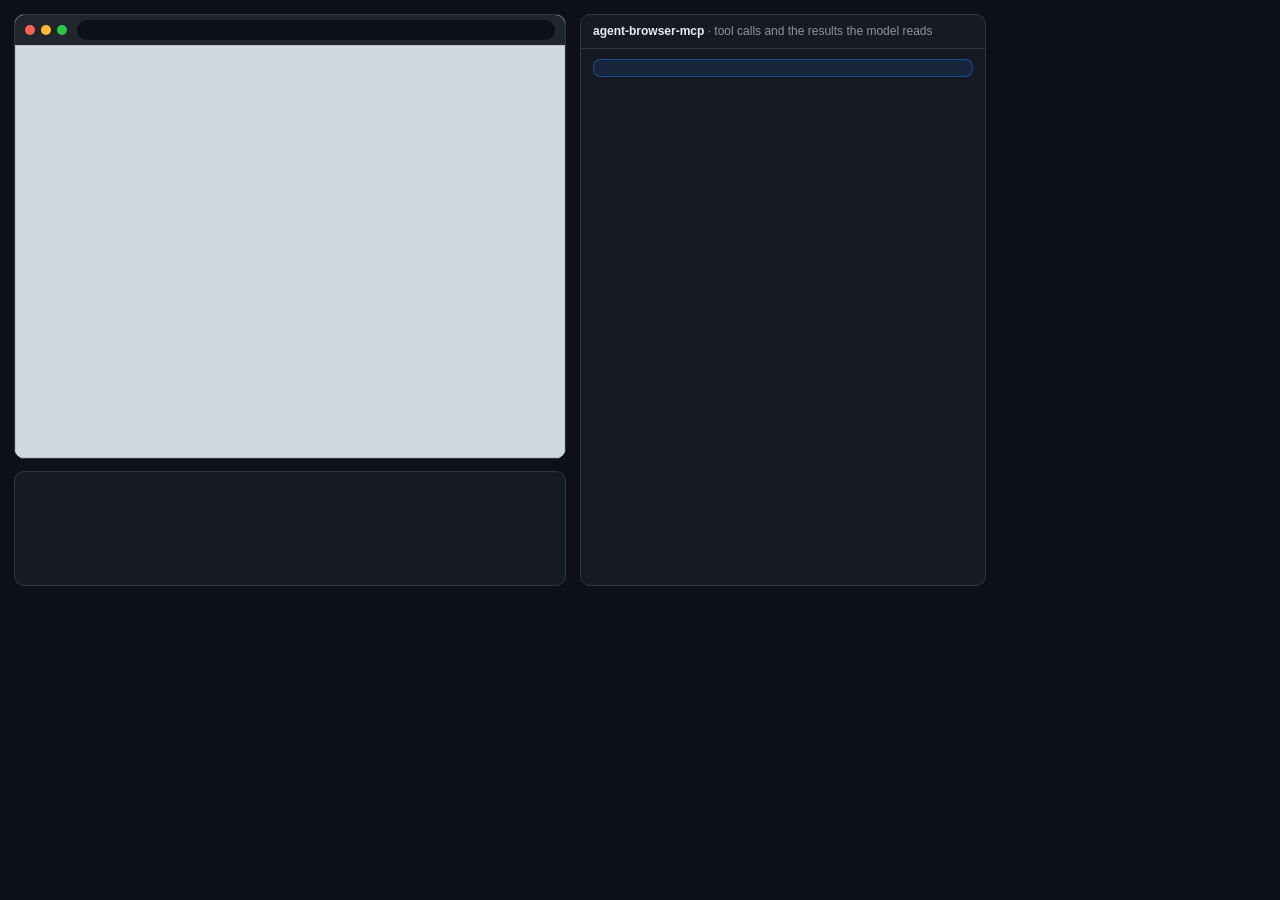
<file: docs/demo/player.html>
<!doctype html>
<html lang="en">
<head>
<meta charset="utf-8">
<title>Demo frame</title>
<style>
:root { --bg: #0d1117; --panel: #161b22; --line: #30363d; --text: #c9d1d9; --dim: #8b949e; --bright: #e6edf3; --tool: #7ee787; --arg: #a5d6ff; --hot: #ffa657; }
* { box-sizing: border-box; }
html, body { margin: 0; width: 1000px; height: 600px; overflow: hidden; background: var(--bg); color: var(--text); font: 14px/1.45 -apple-system, "Segoe UI", sans-serif; }
.stage { display: grid; grid-template-columns: 552px 1fr; gap: 14px; height: 600px; padding: 14px; }
.left { display: flex; flex-direction: column; gap: 12px; min-height: 0; }
.browser { overflow: hidden; border: 1px solid var(--line); border-radius: 10px; background: #fff; }
.titlebar { display: flex; align-items: center; gap: 10px; height: 30px; padding: 0 10px; background: #21262d; }
.dots { display: flex; gap: 6px; }
.dots i { width: 10px; height: 10px; border-radius: 50%; }
.url { flex: 1; height: 20px; padding: 0 10px; overflow: hidden; border-radius: 10px; background: var(--bg); color: var(--dim); font-size: 11.5px; line-height: 20px; white-space: nowrap; text-overflow: ellipsis; }
.viewport { position: relative; width: 550px; height: 413px; background: #d0d7de; }
.viewport img { position: absolute; inset: 0; width: 100%; height: 100%; object-fit: contain; }
.badge { position: absolute; top: 10px; right: 10px; padding: 3px 9px; border-radius: 6px; background: rgba(13, 17, 23, .85); color: #fff; font-size: 12px; }
.caption { flex: 1; padding: 12px 14px; border: 1px solid var(--line); border-radius: 10px; background: var(--panel); color: var(--bright); font-size: 15.5px; line-height: 1.4; }
.right { display: flex; flex-direction: column; min-height: 0; overflow: hidden; border: 1px solid var(--line); border-radius: 10px; background: var(--panel); }
.head { padding: 8px 12px; border-bottom: 1px solid var(--line); color: var(--dim); font-size: 12px; }
.head b { color: var(--bright); font-weight: 600; }
.task, .finding { margin: 10px 12px 0; padding: 8px 10px; border-radius: 8px; color: var(--bright); font-size: 13px; }
.task { border: 1px solid #1f6feb88; background: #1f6feb22; }
.finding { margin-bottom: 12px; border: 1px solid #2ea04388; background: #2ea04322; }
.task b, .finding b { display: block; color: var(--dim); font-size: 11px; font-weight: 600; letter-spacing: .04em; text-transform: uppercase; }
.log { display: flex; flex: 1; flex-direction: column; justify-content: flex-end; gap: 9px; min-height: 0; overflow: hidden; padding: 8px 12px 10px; }
.step { font: 11.5px/1.45 "SF Mono", Menlo, monospace; }
.tool { color: var(--tool); font-weight: 700; }
.args { color: var(--arg); }
.result { margin-top: 3px; padding-left: 9px; border-left: 2px solid var(--line); white-space: pre-wrap; word-break: break-word; }
.result .hot { color: var(--hot); }
.result.running { color: var(--dim); }
</style>
</head>
<body>
<div class="stage">
  <div class="left">
    <div class="browser">
      <div class="titlebar">
        <div class="dots"><i style="background:#ff5f57"></i><i style="background:#febc2e"></i><i style="background:#28c840"></i></div>
        <div class="url" id="url"></div>
      </div>
      <div class="viewport"><img id="frame" alt=""><div class="badge" id="badge" hidden></div></div>
    </div>
    <div class="caption" id="caption"></div>
  </div>
  <div class="right">
    <div class="head"><b>agent-browser-mcp</b> · tool calls and the results the model reads</div>
    <div class="task" id="task"></div>
    <div class="log" id="log"></div>
    <div class="finding" id="finding" hidden></div>
  </div>
</div>
<script>
// render(state) draws one frame; demo/main.go calls it for every frame and
// screenshots the result.
const $ = (id) => document.getElementById(id);
const el = (tag, cls, text) => {
  const e = document.createElement(tag);
  if (cls) e.className = cls;
  if (text != null) e.textContent = text;
  return e;
};
// Lines the server adds on its own, which the demos are about.
const HOT = /^(Page problems|- JS error|- \d{3} |Paused|Note:|Top functions|Unused)/;

window.render = async (s) => {
  $("url").textContent = s.url || "about:blank";
  $("caption").textContent = s.caption || "";
  $("task").replaceChildren(el("b", "", "Task"), s.task);
  const badge = $("badge");
  badge.hidden = !s.badge;
  badge.textContent = s.badge || "";
  const log = $("log");
  log.replaceChildren();
  for (const st of s.steps) {
    const d = el("div", "step");
    const call = el("div");
    call.append(el("span", "tool", st.tool), " ", el("span", "args", st.args));
    d.append(call);
    if (st.result == null) {
      d.append(el("div", "result running", st.running));
    } else {
      const r = el("div", "result");
      for (const line of st.result.split("\n")) r.append(el("div", HOT.test(line) ? "hot" : "", line || " "));
      d.append(r);
    }
    log.append(d);
  }
  const f = $("finding");
  f.hidden = !s.finding;
  f.replaceChildren(el("b", "", "Finding"), s.finding || "");
  const img = $("frame");
  if (img.getAttribute("src") !== s.frame) {
    img.src = s.frame;
    await img.decode().catch(() => {});
  }
};
</script>
</body>
</html>
</file>
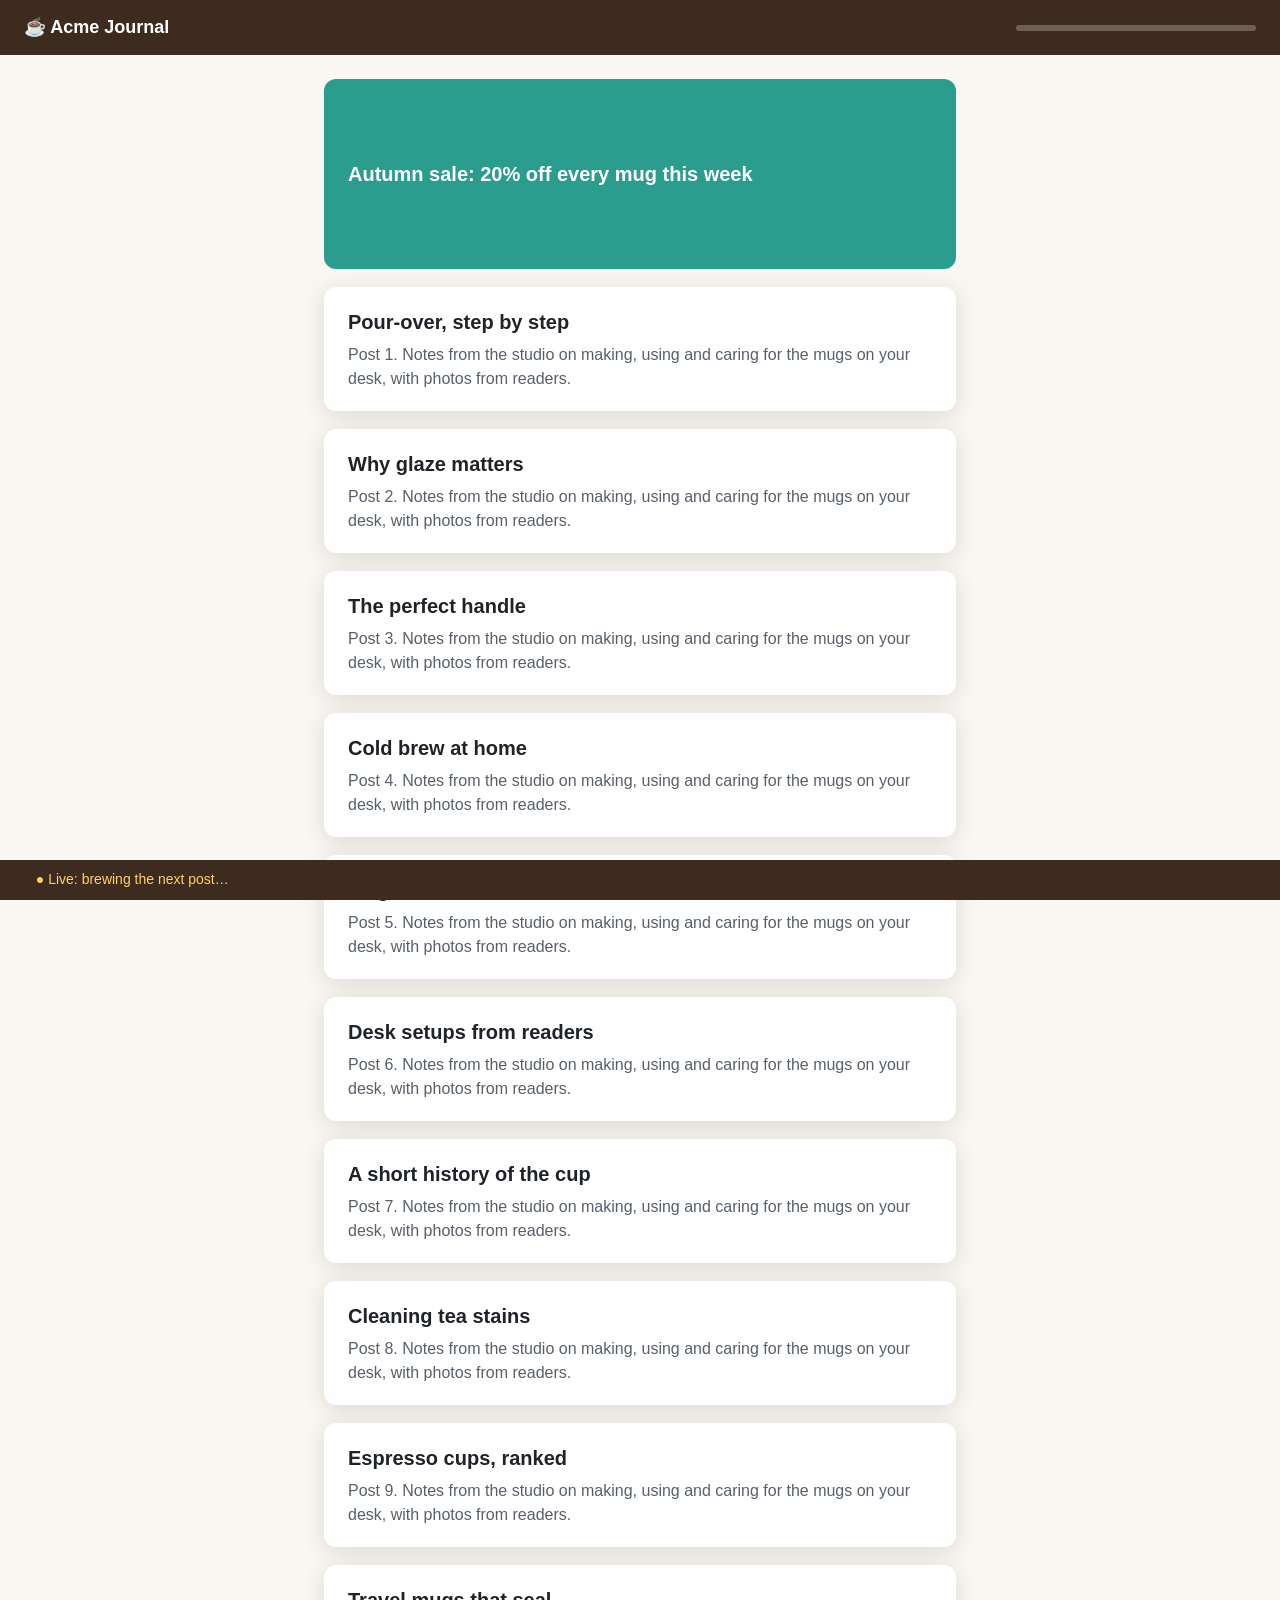
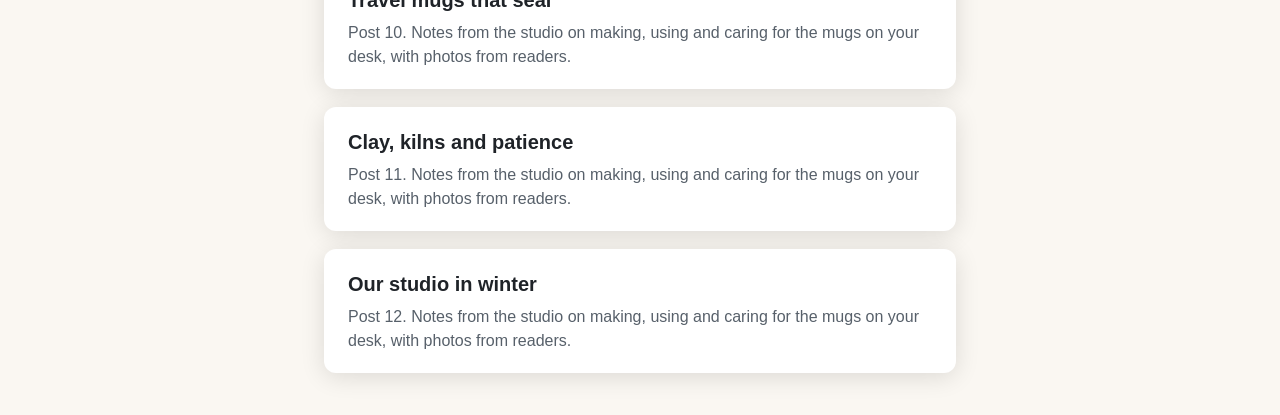
<file: docs/demo/site/feed.html>
<!doctype html>
<html lang="en">
<head>
<meta charset="utf-8">
<meta name="viewport" content="width=device-width, initial-scale=1">
<title>Acme Journal</title>
<link rel="stylesheet" href="style.css">
</head>
<body class="feed">
<header class="bar">
  <strong class="logo">☕ Acme Journal</strong>
  <div class="progress"><div id="progress"></div></div>
</header>
<main id="feed"></main>
<div class="ticker"><span id="ticker">● Live: brewing the next post…</span></div>
<script src="feed.js"></script>
</body>
</html>
</file>
<file: docs/demo/site/style.css>
* { box-sizing: border-box; }
body { margin: 0; font: 16px/1.5 -apple-system, "Segoe UI", Roboto, sans-serif; color: #1f2328; background: #faf7f2; }
.bar { position: sticky; top: 0; z-index: 2; display: flex; align-items: center; justify-content: space-between; gap: 16px; padding: 14px 24px; background: #3d2b1f; color: #fff; }
.logo { font-size: 18px; }
.cart { font-size: 15px; }
.cart b { color: #ffd166; }
main { max-width: 900px; margin: 0 auto; padding: 24px; }
h1 { margin: 8px 0 20px; font-size: 28px; }
.grid { display: grid; grid-template-columns: repeat(auto-fit, minmax(200px, 1fr)); gap: 18px; }
.card { padding: 16px; border-radius: 12px; background: #fff; box-shadow: 0 2px 10px rgba(0, 0, 0, .08); }
.art { display: grid; place-items: center; width: 100%; height: 120px; border-radius: 8px; background: var(--c, #e9e3da); font-size: 56px; object-fit: cover; }
img.art { color: #8b949e; font-size: 13px; }
.card h2 { margin: 12px 0 2px; font-size: 18px; }
.price { margin: 0 0 12px; color: #6e5a4a; }
button { width: 100%; padding: 10px; border: 0; border-radius: 8px; background: #e76f51; color: #fff; font: inherit; font-weight: 600; cursor: pointer; }
button:hover { background: #d65a3c; }

.feed main { max-width: 680px; }
.progress { flex: 1; max-width: 240px; height: 6px; border-radius: 3px; background: rgba(255, 255, 255, .25); }
#progress { width: 0; height: 100%; border-radius: 3px; background: #ffd166; }
.promo { margin-bottom: 18px; padding: 80px 24px; border-radius: 12px; background: #2a9d8f; color: #fff; font-size: 20px; font-weight: 600; }
.post { margin-bottom: 18px; padding: 20px 24px; border-radius: 12px; background: #fff; box-shadow: 0 4px 24px rgba(0, 0, 0, .12); }
.post h2 { margin: 0 0 6px; font-size: 20px; }
.post p { margin: 0; color: #57606a; }
.ticker { position: fixed; right: 0; bottom: 0; left: 0; height: 40px; background: #3d2b1f; color: #ffd166; font-size: 14px; }
#ticker { position: absolute; top: 9px; }
</file>
